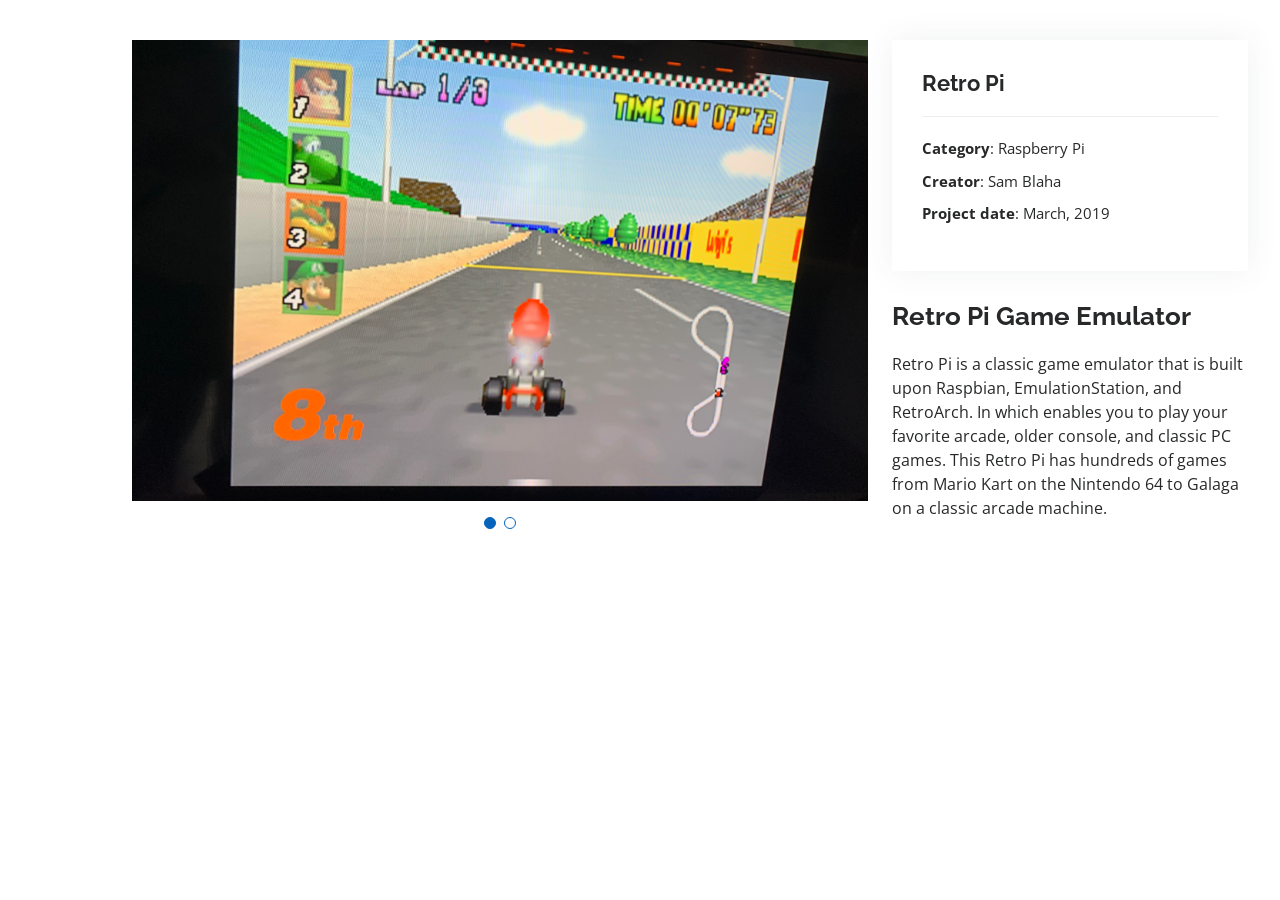
<file: portfolio-details - 1.html>
<!DOCTYPE html>
<html lang="en">

<head>
  <meta charset="utf-8">
  <meta content="width=device-width, initial-scale=1.0" name="viewport">

  <title>Portfolio Details - Personal Bootstrap Template</title>
  <meta content="" name="description">
  <meta content="" name="keywords">

  <!-- Favicons -->
  <link href="assets/img/SBLogo.png" rel="icon">
  <link href="assets/img/apple-touch-icon.png" rel="apple-touch-icon">

  <!-- Google Fonts -->
  <link href="https://fonts.googleapis.com/css?family=Open+Sans:300,300i,400,400i,600,600i,700,700i|Raleway:300,300i,400,400i,500,500i,600,600i,700,700i|Poppins:300,300i,400,400i,500,500i,600,600i,700,700i" rel="stylesheet">

  <!-- Vendor CSS Files -->
  <link href="assets/vendor/aos/aos.css" rel="stylesheet">
  <link href="assets/vendor/bootstrap/css/bootstrap.min.css" rel="stylesheet">
  <link href="assets/vendor/bootstrap-icons/bootstrap-icons.css" rel="stylesheet">
  <link href="assets/vendor/boxicons/css/boxicons.min.css" rel="stylesheet">
  <link href="assets/vendor/glightbox/css/glightbox.min.css" rel="stylesheet">
  <link href="assets/vendor/swiper/swiper-bundle.min.css" rel="stylesheet">

  <!-- Template Main CSS File -->
  <link href="assets/css/style.css" rel="stylesheet">

  <!-- =======================================================
  * Template Name: MyResume - v4.0.1
  * Template URL: https://bootstrapmade.com/free-html-bootstrap-template-my-resume/
  * Author: BootstrapMade.com
  * License: https://bootstrapmade.com/license/
  ======================================================== -->
</head>

<body>

  <main id="main">

    <!-- ======= Portfolio Details Section ======= -->
    <section id="portfolio-details" class="portfolio-details">
      <div class="container">

        <div class="row gy-4">

          <div class="col-lg-8">
            <div class="portfolio-details-slider swiper-container">
              <div class="swiper-wrapper align-items-center">

                <div class="swiper-slide">
                  <img src="assets/img\portfolio/retropi1.jpg" alt="">
                </div>

                <div class="swiper-slide">
                  <img src="assets/img\portfolio/retropi2.jpg" alt="">
                </div>

                

              </div>
              <div class="swiper-pagination"></div>
            </div>
          </div>

          <div class="col-lg-4">
            <div class="portfolio-info">
              <h3>Retro Pi</h3>
              <ul>
                <li><strong>Category</strong>: Raspberry Pi</li>
                <li><strong>Creator</strong>: Sam Blaha</li>
                <li><strong>Project date</strong>: March, 2019</li>
                
              </ul>
            </div>
            <div class="portfolio-description">
              <h2>Retro Pi Game Emulator</h2>
              <p>
                Retro Pi is a classic game emulator that is built upon Raspbian, EmulationStation, and RetroArch. In which enables you to play your favorite arcade, older console, and classic PC games. This Retro Pi has hundreds of games from Mario Kart on the Nintendo 64 to Galaga on a classic arcade machine.
              </p>
            </div>
          </div>

          

        </div>

      </div>


      

    </section><!-- End Portfolio Details Section -->

  </main><!-- End #main -->

  <div id="preloader"></div>
  <a href="#" class="back-to-top d-flex align-items-center justify-content-center"><i class="bi bi-arrow-up-short"></i></a>

  <!-- Vendor JS Files -->
  <script src="assets/vendor/aos/aos.js"></script>
  <script src="assets/vendor/bootstrap/js/bootstrap.bundle.min.js"></script>
  <script src="assets/vendor/glightbox/js/glightbox.min.js"></script>
  <script src="assets/vendor/isotope-layout/isotope.pkgd.min.js"></script>
  <script src="assets/vendor/php-email-form/validate.js"></script>
  <script src="assets/vendor/purecounter/purecounter.js"></script>
  <script src="assets/vendor/swiper/swiper-bundle.min.js"></script>
  <script src="assets/vendor/typed.js/typed.min.js"></script>
  <script src="assets/vendor/waypoints/noframework.waypoints.js"></script>

  <!-- Template Main JS File -->
  <script src="assets/js/main.js"></script>

</body>

</html>
</file>
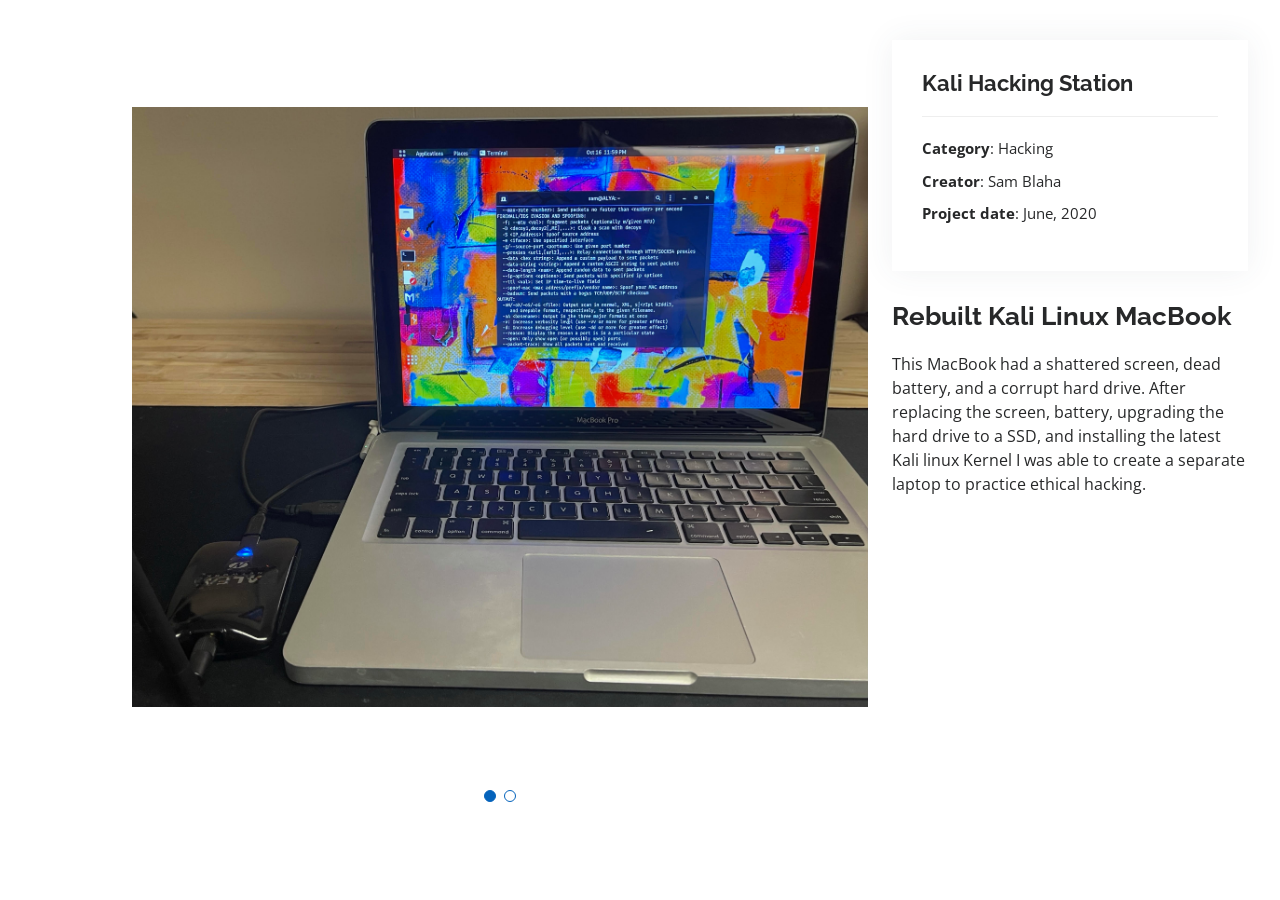
<file: portfolio-details - 3.html>
<!DOCTYPE html>
<html lang="en">

<head>
  <meta charset="utf-8">
  <meta content="width=device-width, initial-scale=1.0" name="viewport">

  <title>Portfolio Details - Personal Bootstrap Template</title>
  <meta content="" name="description">
  <meta content="" name="keywords">

  <!-- Favicons -->
  <link href="assets/img/SBLogo.png" rel="icon">
  <link href="assets/img/apple-touch-icon.png" rel="apple-touch-icon">

  <!-- Google Fonts -->
  <link href="https://fonts.googleapis.com/css?family=Open+Sans:300,300i,400,400i,600,600i,700,700i|Raleway:300,300i,400,400i,500,500i,600,600i,700,700i|Poppins:300,300i,400,400i,500,500i,600,600i,700,700i" rel="stylesheet">

  <!-- Vendor CSS Files -->
  <link href="assets/vendor/aos/aos.css" rel="stylesheet">
  <link href="assets/vendor/bootstrap/css/bootstrap.min.css" rel="stylesheet">
  <link href="assets/vendor/bootstrap-icons/bootstrap-icons.css" rel="stylesheet">
  <link href="assets/vendor/boxicons/css/boxicons.min.css" rel="stylesheet">
  <link href="assets/vendor/glightbox/css/glightbox.min.css" rel="stylesheet">
  <link href="assets/vendor/swiper/swiper-bundle.min.css" rel="stylesheet">

  <!-- Template Main CSS File -->
  <link href="assets/css/style.css" rel="stylesheet">

  <!-- =======================================================
  * Template Name: MyResume - v4.0.1
  * Template URL: https://bootstrapmade.com/free-html-bootstrap-template-my-resume/
  * Author: BootstrapMade.com
  * License: https://bootstrapmade.com/license/
  ======================================================== -->
</head>

<body>

  <main id="main">

    <!-- ======= Portfolio Details Section ======= -->
    <section id="portfolio-details" class="portfolio-details">
      <div class="container">

        <div class="row gy-4">

          <div class="col-lg-8">
            <div class="portfolio-details-slider swiper-container">
              <div class="swiper-wrapper align-items-center">

                <div class="swiper-slide">
                  <img src="assets/img\portfolio/kalihackingmachine1.jpg" alt="">
                </div>

                <div class="swiper-slide">
                  <img src="assets/img\portfolio/kalihackingmachine.jpg" alt="">
                </div>

                

              </div>
              <div class="swiper-pagination"></div>
            </div>
          </div>

          <div class="col-lg-4">
            <div class="portfolio-info">
              <h3>Kali Hacking Station</h3>
              <ul>
                <li><strong>Category</strong>: Hacking</li>
                <li><strong>Creator</strong>: Sam Blaha</li>
                <li><strong>Project date</strong>: June, 2020</li>
                
              </ul>
            </div>
            <div class="portfolio-description">
              <h2>Rebuilt Kali Linux MacBook</h2>
              <p>This MacBook had a shattered screen, dead battery, and a corrupt hard drive. After replacing the screen, battery, upgrading the hard drive to a SSD, and installing the latest Kali linux Kernel I was able to create a separate laptop to practice ethical hacking. 
              </p>
            </div>
          </div>

          

        </div>

      </div>


      

    </section><!-- End Portfolio Details Section -->

  </main><!-- End #main -->

  <div id="preloader"></div>
  <a href="#" class="back-to-top d-flex align-items-center justify-content-center"><i class="bi bi-arrow-up-short"></i></a>

  <!-- Vendor JS Files -->
  <script src="assets/vendor/aos/aos.js"></script>
  <script src="assets/vendor/bootstrap/js/bootstrap.bundle.min.js"></script>
  <script src="assets/vendor/glightbox/js/glightbox.min.js"></script>
  <script src="assets/vendor/isotope-layout/isotope.pkgd.min.js"></script>
  <script src="assets/vendor/php-email-form/validate.js"></script>
  <script src="assets/vendor/purecounter/purecounter.js"></script>
  <script src="assets/vendor/swiper/swiper-bundle.min.js"></script>
  <script src="assets/vendor/typed.js/typed.min.js"></script>
  <script src="assets/vendor/waypoints/noframework.waypoints.js"></script>

  <!-- Template Main JS File -->
  <script src="assets/js/main.js"></script>

</body>

</html>
</file>
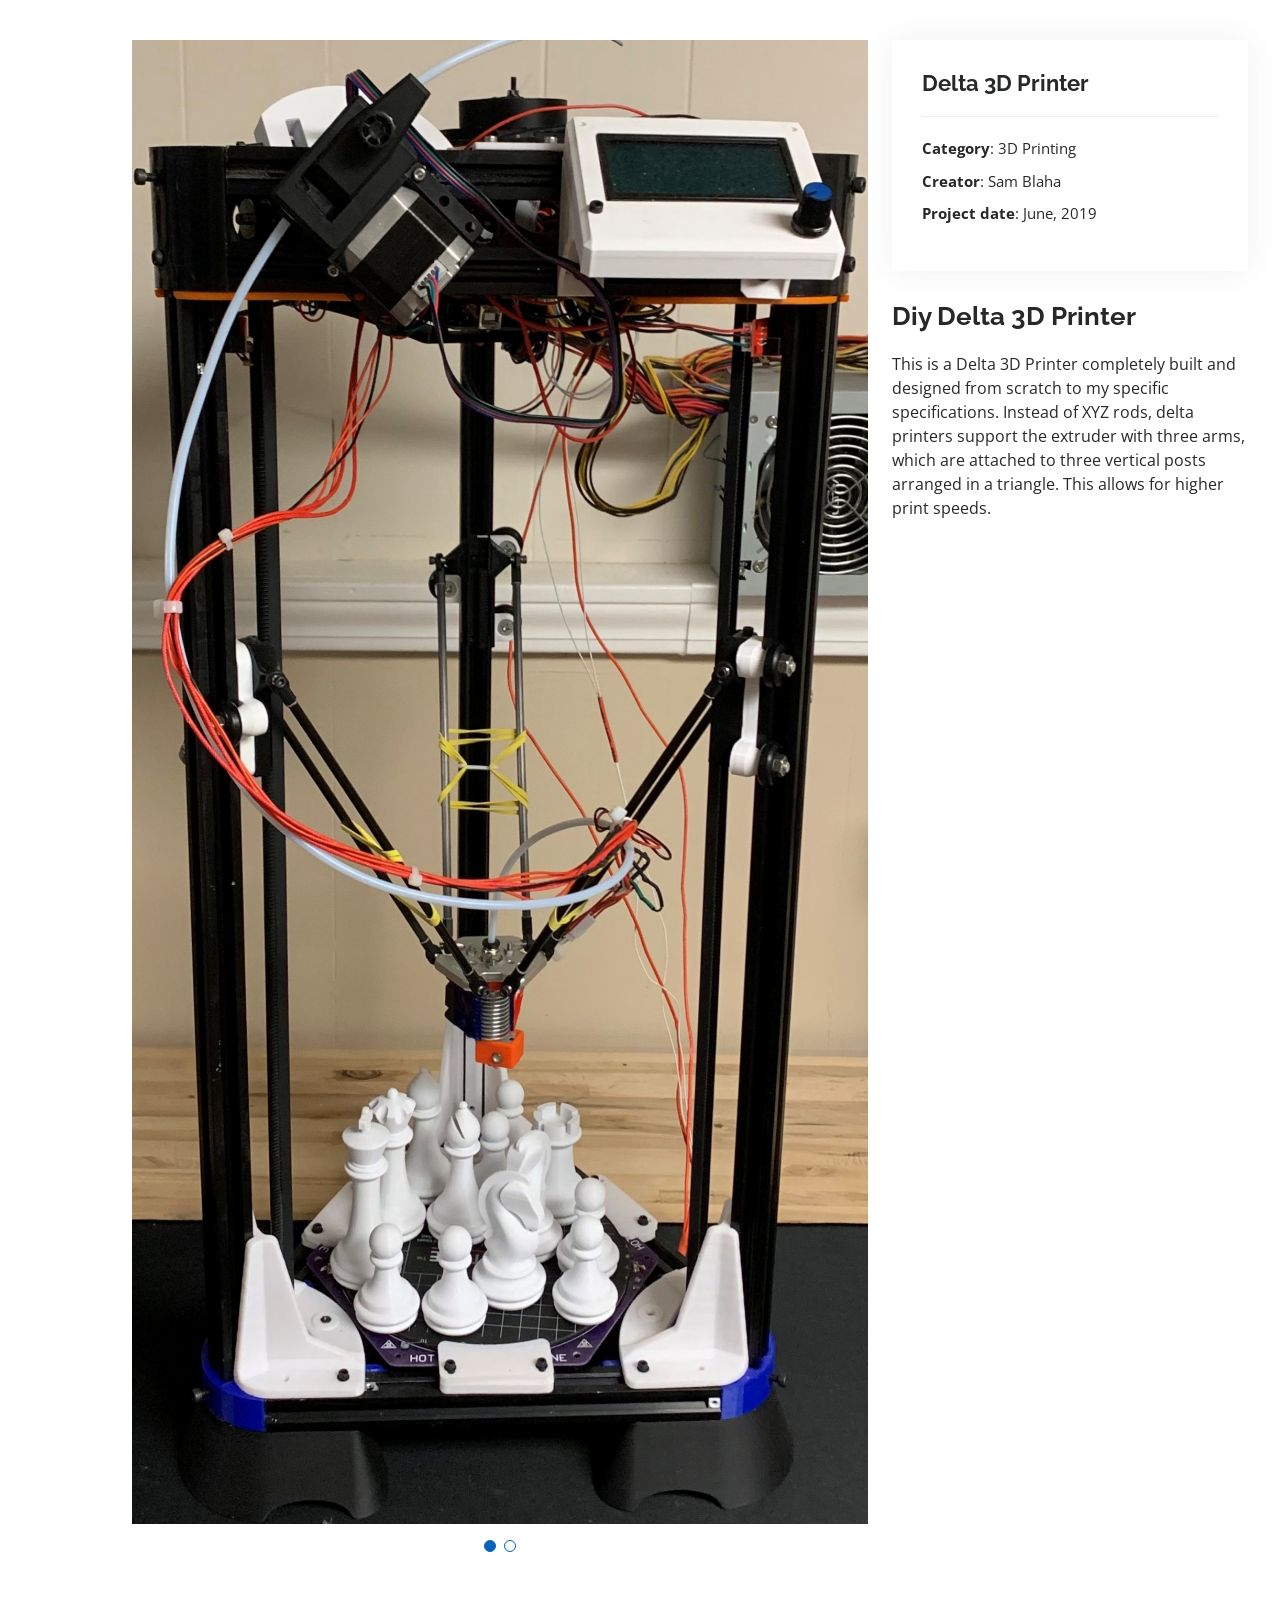
<file: portfolio-details - 4.html>
<!DOCTYPE html>
<html lang="en">

<head>
  <meta charset="utf-8">
  <meta content="width=device-width, initial-scale=1.0" name="viewport">

  <title>Portfolio Details - Personal Bootstrap Template</title>
  <meta content="" name="description">
  <meta content="" name="keywords">

  <!-- Favicons -->
  <link href="assets/img/SBLogo.png" rel="icon">
  <link href="assets/img/apple-touch-icon.png" rel="apple-touch-icon">

  <!-- Google Fonts -->
  <link href="https://fonts.googleapis.com/css?family=Open+Sans:300,300i,400,400i,600,600i,700,700i|Raleway:300,300i,400,400i,500,500i,600,600i,700,700i|Poppins:300,300i,400,400i,500,500i,600,600i,700,700i" rel="stylesheet">

  <!-- Vendor CSS Files -->
  <link href="assets/vendor/aos/aos.css" rel="stylesheet">
  <link href="assets/vendor/bootstrap/css/bootstrap.min.css" rel="stylesheet">
  <link href="assets/vendor/bootstrap-icons/bootstrap-icons.css" rel="stylesheet">
  <link href="assets/vendor/boxicons/css/boxicons.min.css" rel="stylesheet">
  <link href="assets/vendor/glightbox/css/glightbox.min.css" rel="stylesheet">
  <link href="assets/vendor/swiper/swiper-bundle.min.css" rel="stylesheet">

  <!-- Template Main CSS File -->
  <link href="assets/css/style.css" rel="stylesheet">

  <!-- =======================================================
  * Template Name: MyResume - v4.0.1
  * Template URL: https://bootstrapmade.com/free-html-bootstrap-template-my-resume/
  * Author: BootstrapMade.com
  * License: https://bootstrapmade.com/license/
  ======================================================== -->
</head>

<body>

  <main id="main">

    <!-- ======= Portfolio Details Section ======= -->
    <section id="portfolio-details" class="portfolio-details">
      <div class="container">

        <div class="row gy-4">

          <div class="col-lg-8">
            <div class="portfolio-details-slider swiper-container">
              <div class="swiper-wrapper align-items-center">

                <div class="swiper-slide">
                  <img src="assets/img/portfolio/delta3dprinter1.jpg" alt="">
                </div>

                <div class="swiper-slide">
                  <img src="assets/img/portfolio/delta3dprinter.jpg" alt="">
                </div>

                

              </div>
              <div class="swiper-pagination"></div>
            </div>
          </div>

          <div class="col-lg-4">
            <div class="portfolio-info">
              <h3>Delta 3D Printer</h3>
              <ul>
                <li><strong>Category</strong>: 3D Printing</li>
                <li><strong>Creator</strong>: Sam Blaha</li>
                <li><strong>Project date</strong>: June, 2019</li>
                
              </ul>
            </div>
            <div class="portfolio-description">
              <h2>Diy Delta 3D Printer</h2>
              <p>This is a Delta 3D Printer completely built and designed from scratch to my specific specifications. Instead of XYZ rods, delta printers support the extruder with three arms, which are attached to three vertical posts arranged in a triangle. This allows for higher print speeds.
              </p>
            </div>
          </div>

          

        </div>

      </div>


      

    </section><!-- End Portfolio Details Section -->

  </main><!-- End #main -->

  <div id="preloader"></div>
  <a href="#" class="back-to-top d-flex align-items-center justify-content-center"><i class="bi bi-arrow-up-short"></i></a>

  <!-- Vendor JS Files -->
  <script src="assets/vendor/aos/aos.js"></script>
  <script src="assets/vendor/bootstrap/js/bootstrap.bundle.min.js"></script>
  <script src="assets/vendor/glightbox/js/glightbox.min.js"></script>
  <script src="assets/vendor/isotope-layout/isotope.pkgd.min.js"></script>
  <script src="assets/vendor/php-email-form/validate.js"></script>
  <script src="assets/vendor/purecounter/purecounter.js"></script>
  <script src="assets/vendor/swiper/swiper-bundle.min.js"></script>
  <script src="assets/vendor/typed.js/typed.min.js"></script>
  <script src="assets/vendor/waypoints/noframework.waypoints.js"></script>

  <!-- Template Main JS File -->
  <script src="assets/js/main.js"></script>

</body>

</html>
</file>
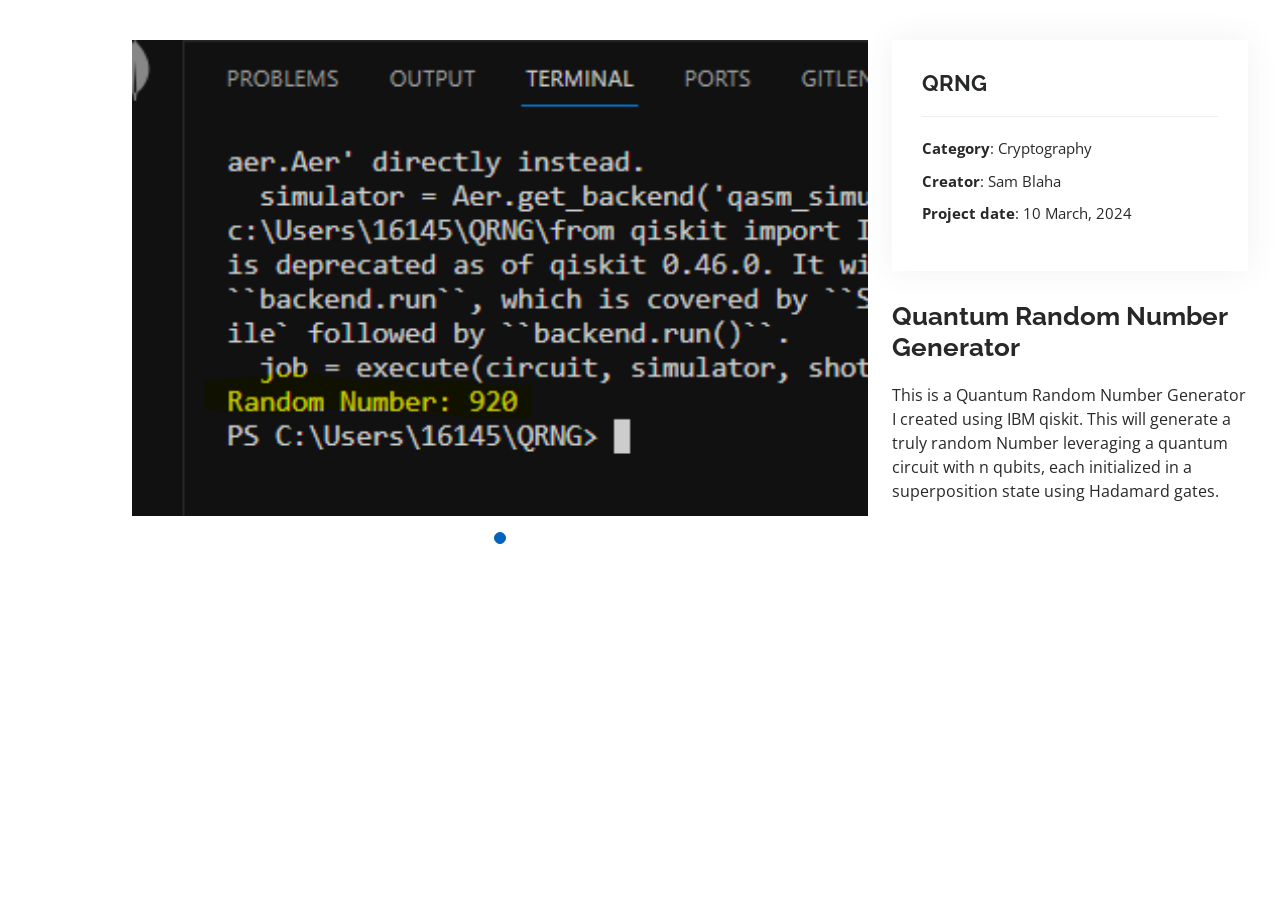
<file: portfolio-details - 5.html>
<!DOCTYPE html>
<html lang="en">

<head>
  <meta charset="utf-8">
  <meta content="width=device-width, initial-scale=1.0" name="viewport">

  <title>Portfolio Details - Personal Bootstrap Template</title>
  <meta content="" name="description">
  <meta content="" name="keywords">

  <!-- Favicons -->
  <link href="assets/img/SBLogo.png" rel="icon">
  <link href="assets/img/apple-touch-icon.png" rel="apple-touch-icon">

  <!-- Google Fonts -->
  <link href="https://fonts.googleapis.com/css?family=Open+Sans:300,300i,400,400i,600,600i,700,700i|Raleway:300,300i,400,400i,500,500i,600,600i,700,700i|Poppins:300,300i,400,400i,500,500i,600,600i,700,700i" rel="stylesheet">

  <!-- Vendor CSS Files -->
  <link href="assets/vendor/aos/aos.css" rel="stylesheet">
  <link href="assets/vendor/bootstrap/css/bootstrap.min.css" rel="stylesheet">
  <link href="assets/vendor/bootstrap-icons/bootstrap-icons.css" rel="stylesheet">
  <link href="assets/vendor/boxicons/css/boxicons.min.css" rel="stylesheet">
  <link href="assets/vendor/glightbox/css/glightbox.min.css" rel="stylesheet">
  <link href="assets/vendor/swiper/swiper-bundle.min.css" rel="stylesheet">

  <!-- Template Main CSS File -->
  <link href="assets/css/style.css" rel="stylesheet">

  <!-- =======================================================
  * Template Name: MyResume - v4.0.1
  * Template URL: https://bootstrapmade.com/free-html-bootstrap-template-my-resume/
  * Author: BootstrapMade.com
  * License: https://bootstrapmade.com/license/
  ======================================================== -->
</head>

<body>

  <main id="main">

    <!-- ======= Portfolio Details Section ======= -->
    <section id="portfolio-details" class="portfolio-details">
      <div class="container">

        <div class="row gy-4">

          <div class="col-lg-8">
            <div class="portfolio-details-slider swiper-container">
              <div class="swiper-wrapper align-items-center">

                <div class="swiper-slide">
                  <img src="assets/img/portfolio/QRNG.png" alt="">
                </div>


                

              </div>
              <div class="swiper-pagination"></div>
            </div>
          </div>

          <div class="col-lg-4">
            <div class="portfolio-info">
              <h3>QRNG</h3>
              <ul>
                <li><strong>Category</strong>: Cryptography</li>
                <li><strong>Creator</strong>: Sam Blaha</li>
                <li><strong>Project date</strong>: 10 March, 2024</li>
                
              </ul>
            </div>
            <div class="portfolio-description">
              <h2>Quantum Random Number Generator</h2>
              <p>
                This is a Quantum Random Number Generator I created using IBM qiskit. This will generate a truly random Number leveraging a quantum circuit with n qubits, each initialized in a superposition state using Hadamard gates.
              </p>
            </div>
          </div>

          

        </div>

      </div>


      

    </section><!-- End Portfolio Details Section -->

  </main><!-- End #main -->

  <div id="preloader"></div>
  <a href="#" class="back-to-top d-flex align-items-center justify-content-center"><i class="bi bi-arrow-up-short"></i></a>

  <!-- Vendor JS Files -->
  <script src="assets/vendor/aos/aos.js"></script>
  <script src="assets/vendor/bootstrap/js/bootstrap.bundle.min.js"></script>
  <script src="assets/vendor/glightbox/js/glightbox.min.js"></script>
  <script src="assets/vendor/isotope-layout/isotope.pkgd.min.js"></script>
  <script src="assets/vendor/php-email-form/validate.js"></script>
  <script src="assets/vendor/purecounter/purecounter.js"></script>
  <script src="assets/vendor/swiper/swiper-bundle.min.js"></script>
  <script src="assets/vendor/typed.js/typed.min.js"></script>
  <script src="assets/vendor/waypoints/noframework.waypoints.js"></script>

  <!-- Template Main JS File -->
  <script src="assets/js/main.js"></script>

</body>

</html>
</file>
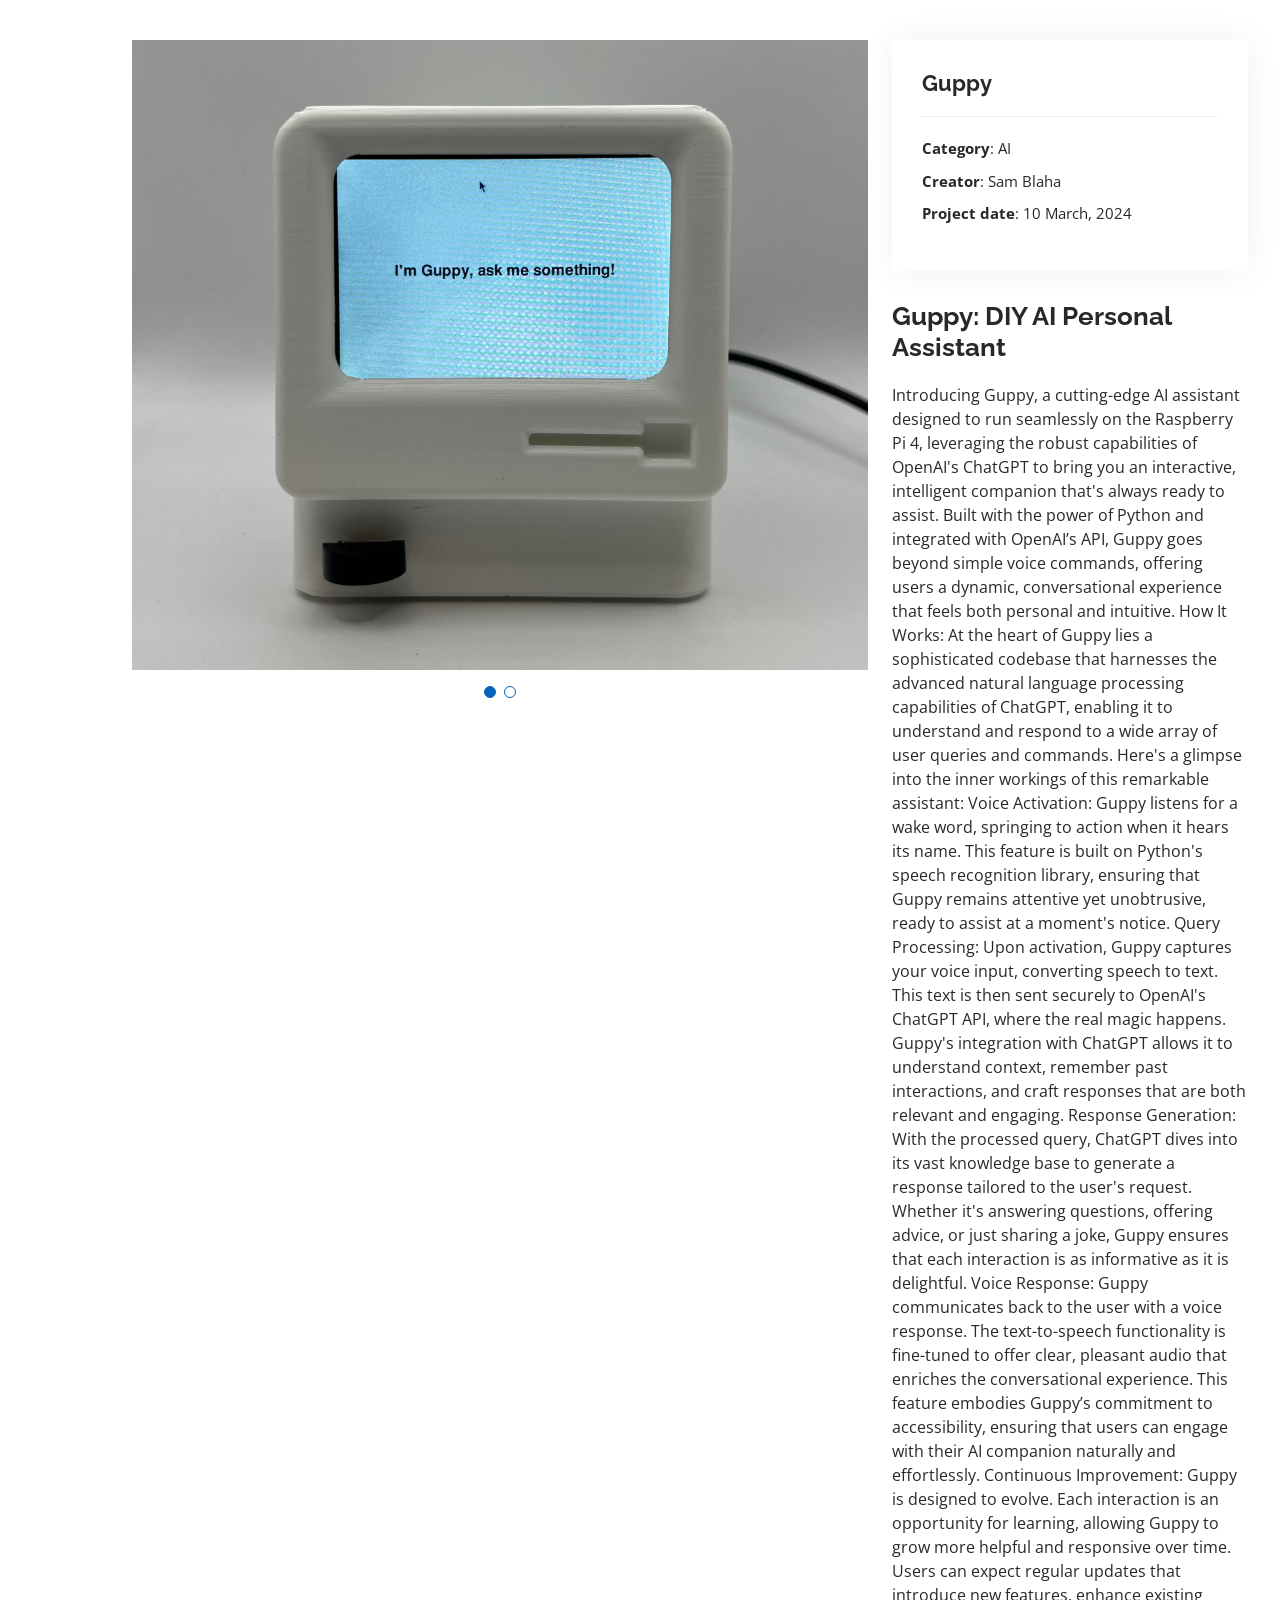
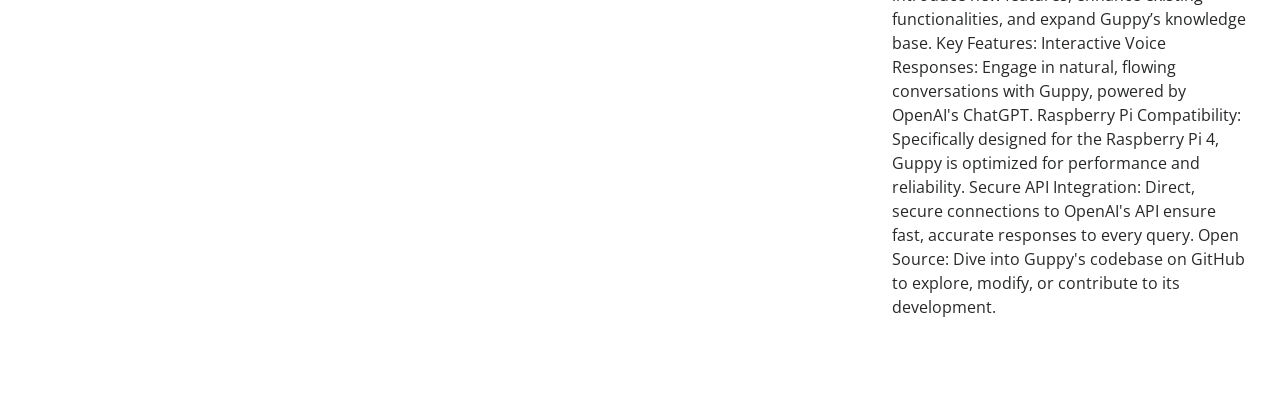
<file: portfolio-details - 6.html>
<!DOCTYPE html>
<html lang="en">

<head>
  <meta charset="utf-8">
  <meta content="width=device-width, initial-scale=1.0" name="viewport">

  <title>Portfolio Details - Personal Bootstrap Template</title>
  <meta content="" name="description">
  <meta content="" name="keywords">

  <!-- Favicons -->
  <link href="assets/img/SBLogo.png" rel="icon">
  <link href="assets/img/apple-touch-icon.png" rel="apple-touch-icon">

  <!-- Google Fonts -->
  <link href="https://fonts.googleapis.com/css?family=Open+Sans:300,300i,400,400i,600,600i,700,700i|Raleway:300,300i,400,400i,500,500i,600,600i,700,700i|Poppins:300,300i,400,400i,500,500i,600,600i,700,700i" rel="stylesheet">

  <!-- Vendor CSS Files -->
  <link href="assets/vendor/aos/aos.css" rel="stylesheet">
  <link href="assets/vendor/bootstrap/css/bootstrap.min.css" rel="stylesheet">
  <link href="assets/vendor/bootstrap-icons/bootstrap-icons.css" rel="stylesheet">
  <link href="assets/vendor/boxicons/css/boxicons.min.css" rel="stylesheet">
  <link href="assets/vendor/glightbox/css/glightbox.min.css" rel="stylesheet">
  <link href="assets/vendor/swiper/swiper-bundle.min.css" rel="stylesheet">

  <!-- Template Main CSS File -->
  <link href="assets/css/style.css" rel="stylesheet">

  <!-- =======================================================
  * Template Name: MyResume - v4.0.1
  * Template URL: https://bootstrapmade.com/free-html-bootstrap-template-my-resume/
  * Author: BootstrapMade.com
  * License: https://bootstrapmade.com/license/
  ======================================================== -->
</head>

<body>

  <main id="main">

    <!-- ======= Portfolio Details Section ======= -->
    <section id="portfolio-details" class="portfolio-details">
      <div class="container">

        <div class="row gy-4">

          <div class="col-lg-8">
            <div class="portfolio-details-slider swiper-container">
              <div class="swiper-wrapper align-items-center">

                <div class="swiper-slide">
                  <img src="assets/img/portfolio/Guppy.jpg" alt="">
                </div>

                <div class="swiper-slide">
                  <iframe width="560" height="315" src="https://www.youtube.com/watch?v=KmQURULSKZY" frameborder="0" allow="accelerometer; autoplay; clipboard-write; encrypted-media; gyroscope; picture-in-picture" allowfullscreen></iframe>
                </div>
          
                

              </div>
              <div class="swiper-pagination"></div>
            </div>
          </div>

          <div class="col-lg-4">
            <div class="portfolio-info">
              <h3>Guppy</h3>
              <ul>
                <li><strong>Category</strong>: AI</li>
                <li><strong>Creator</strong>: Sam Blaha</li>
                <li><strong>Project date</strong>: 10 March, 2024</li>
                
              </ul>
            </div>
            <div class="portfolio-description">
              <h2>Guppy: DIY AI Personal Assistant</h2>
              <p>
                Introducing Guppy, a cutting-edge AI assistant designed to run seamlessly on the Raspberry Pi 4, leveraging the robust capabilities of OpenAI's ChatGPT to bring you an interactive, intelligent companion that's always ready to assist. Built with the power of Python and integrated with OpenAI’s API, Guppy goes beyond simple voice commands, offering users a dynamic, conversational experience that feels both personal and intuitive.
                How It Works:
                At the heart of Guppy lies a sophisticated codebase that harnesses the advanced natural language processing capabilities of ChatGPT, enabling it to understand and respond to a wide array of user queries and commands. Here's a glimpse into the inner workings of this remarkable assistant:
                Voice Activation: Guppy listens for a wake word, springing to action when it hears its name. This feature is built on Python's speech recognition library, ensuring that Guppy remains attentive yet unobtrusive, ready to assist at a moment's notice.
                Query Processing: Upon activation, Guppy captures your voice input, converting speech to text. This text is then sent securely to OpenAI's ChatGPT API, where the real magic happens. Guppy's integration with ChatGPT allows it to understand context, remember past interactions, and craft responses that are both relevant and engaging.
                Response Generation: With the processed query, ChatGPT dives into its vast knowledge base to generate a response tailored to the user's request. Whether it's answering questions, offering advice, or just sharing a joke, Guppy ensures that each interaction is as informative as it is delightful.
                Voice Response: Guppy communicates back to the user with a voice response. The text-to-speech functionality is fine-tuned to offer clear, pleasant audio that enriches the conversational experience. This feature embodies Guppy’s commitment to accessibility, ensuring that users can engage with their AI companion naturally and effortlessly.
                Continuous Improvement: Guppy is designed to evolve. Each interaction is an opportunity for learning, allowing Guppy to grow more helpful and responsive over time. Users can expect regular updates that introduce new features, enhance existing functionalities, and expand Guppy’s knowledge base.
                Key Features:
                Interactive Voice Responses: Engage in natural, flowing conversations with Guppy, powered by OpenAI's ChatGPT.
                Raspberry Pi Compatibility: Specifically designed for the Raspberry Pi 4, Guppy is optimized for performance and reliability.
                Secure API Integration: Direct, secure connections to OpenAI's API ensure fast, accurate responses to every query.
                Open Source: Dive into Guppy's codebase on GitHub to explore, modify, or contribute to its development.
              </p>
            </div>
          </div>

          

        </div>

      </div>


      

    </section><!-- End Portfolio Details Section -->

  </main><!-- End #main -->

  <div id="preloader"></div>
  <a href="#" class="back-to-top d-flex align-items-center justify-content-center"><i class="bi bi-arrow-up-short"></i></a>

  <!-- Vendor JS Files -->
  <script src="assets/vendor/aos/aos.js"></script>
  <script src="assets/vendor/bootstrap/js/bootstrap.bundle.min.js"></script>
  <script src="assets/vendor/glightbox/js/glightbox.min.js"></script>
  <script src="assets/vendor/isotope-layout/isotope.pkgd.min.js"></script>
  <script src="assets/vendor/php-email-form/validate.js"></script>
  <script src="assets/vendor/purecounter/purecounter.js"></script>
  <script src="assets/vendor/swiper/swiper-bundle.min.js"></script>
  <script src="assets/vendor/typed.js/typed.min.js"></script>
  <script src="assets/vendor/waypoints/noframework.waypoints.js"></script>

  <!-- Template Main JS File -->
  <script src="assets/js/main.js"></script>

</body>

</html>
</file>
<file: assets/css/style.css>
/**
* Template Name: MyResume - v4.0.1
* Template URL: https://bootstrapmade.com/free-html-bootstrap-template-my-resume/
* Author: BootstrapMade.com
* License: https://bootstrapmade.com/license/
*/

/*--------------------------------------------------------------
# General
--------------------------------------------------------------*/
body {
  font-family: "Open Sans", sans-serif;
  color: #272829;
}

a {
  color: #0563bb;
  text-decoration: none;
}

a:hover {
  color: #067ded;
  text-decoration: none;
}

h1, h2, h3, h4, h5, h6 {
  font-family: "Raleway", sans-serif;
}

ul.two-column {
  columns: 2;
  -webkit-columns: 2;
  -moz-columns: 2;
}

/*--------------------------------------------------------------
# Back to top button
--------------------------------------------------------------*/
.back-to-top {
  position: fixed;
  visibility: hidden;
  opacity: 0;
  right: 15px;
  bottom: 15px;
  z-index: 996;
  background: #E96D5E;
  width: 40px;
  height: 40px;
  border-radius: 50px;
  transition: all 0.4s;
}

.back-to-top i {
  font-size: 28px;
  color: #fff;
  line-height: 0;
}

.back-to-top:hover {
  background: #E96D5E;
  color: #fff;
}

.back-to-top.active {
  visibility: visible;
  opacity: 1;
}

/*--------------------------------------------------------------
# Preloader
--------------------------------------------------------------*/
#preloader {
  position: fixed;
  top: 0;
  left: 0;
  right: 0;
  bottom: 0;
  z-index: 9999;
  overflow: hidden;
  background: #fff;
}

#preloader:before {
  content: "";
  position: fixed;
  top: calc(50% - 30px);
  left: calc(50% - 30px);
  border: 6px solid #0563bb;
  border-top-color: #fff;
  border-bottom-color: #fff;
  border-radius: 50%;
  width: 60px;
  height: 60px;
  -webkit-animation: animate-preloader 1s linear infinite;
  animation: animate-preloader 1s linear infinite;
}

@-webkit-keyframes animate-preloader {
  0% {
    transform: rotate(0deg);
  }
  100% {
    transform: rotate(360deg);
  }
}

@keyframes animate-preloader {
  0% {
    transform: rotate(0deg);
  }
  100% {
    transform: rotate(360deg);
  }
}

/*--------------------------------------------------------------
# Disable aos animation delay on mobile devices
--------------------------------------------------------------*/
@media screen and (max-width: 768px) {
  [data-aos-delay] {
    transition-delay: 0 !important;
  }
}

/*--------------------------------------------------------------
# Header
--------------------------------------------------------------*/
#header {
  position: fixed;
  top: 0;
  left: 0;
  bottom: 0;
  z-index: 9997;
  transition: all 0.5s;
  padding: 15px;
  overflow-y: auto;
}

@media (max-width: 992px) {
  #header {
    width: 300px;
    background: #fff;
    border-right: 1px solid #e6e9ec;
    left: -300px;
  }
}

@media (min-width: 992px) {
  #main {
    margin-left: 100px;
  }
}

/*--------------------------------------------------------------
# Navigation Menu
--------------------------------------------------------------*/
/**
* Desktop Navigation 
*/
.nav-menu {
  padding: 0;
  display: block;
}

.nav-menu * {
  margin: 0;
  padding: 0;
  list-style: none;
}

.nav-menu > ul > li {
  position: relative;
  white-space: nowrap;
}

.nav-menu a {
  display: flex;
  align-items: center;
  color: #45505b;
  padding: 10px 18px;
  margin-bottom: 8px;
  transition: 0.3s;
  font-size: 15px;
  border-radius: 50px;
  background: #f2f3f5;
  height: 56px;
  width: 100%;
  overflow: hidden;
  transition: 0.3s;
}

.nav-menu a i {
  font-size: 20px;
}

.nav-menu a span {
  padding: 0 5px 0 7px;
  color: #45505b;
}

@media (min-width: 992px) {
  .nav-menu a {
    width: 56px;
  }
  .nav-menu a span {
    display: none;
    color: #fff;
  }
}

.nav-menu a:hover, .nav-menu .active, .nav-menu li:hover > a {
  color: #fff;
  background: #E96D5E;
}

.nav-menu a:hover span, .nav-menu .active span, .nav-menu li:hover > a span {
  color: #fff;
}

.nav-menu a:hover, .nav-menu li:hover > a {
  width: 100%;
  color: #fff;
}

.nav-menu a:hover span, .nav-menu li:hover > a span {
  display: block;
}

/**
* Mobile Navigation 
*/
.mobile-nav-toggle {
  position: fixed;
  right: 10px;
  top: 10px;
  z-index: 9998;
  border: 0;
  background: none;
  font-size: 28px;
  transition: all 0.4s;
  outline: none !important;
  line-height: 0;
  cursor: pointer;
  border-radius: 50px;
  padding: 5px;
}

.mobile-nav-toggle i {
  color: #45505b;
}

.mobile-nav-active {
  overflow: hidden;
}

.mobile-nav-active #header {
  left: 0;
}

.mobile-nav-active .mobile-nav-toggle {
  color: #fff;
  background-color: #0563bb;
}

/*--------------------------------------------------------------
# Hero Section
--------------------------------------------------------------*/
#hero {
  width: 100%;
  height: 100vh;
  background: url("../img/sam hero 6.jpg") top right no-repeat;
  background-size: cover;
  position: relative;
}

@media (min-width: 992px) {
  #hero {
    padding-left: 160px;
  }
}

#hero:before {
  content: "";
  background: rgba(255, 255, 255, 0.8);
  position: absolute;
  bottom: 0;
  top: 0;
  left: 0;
  right: 0;
}

#hero h1 {
  margin: 0;
  font-size: 64px;
  font-weight: 700;
  line-height: 56px;
  color: #45505b;
}

#hero p {
  color: #45505b;
  margin: 15px 0 0 0;
  font-size: 26px;
  font-family: "Poppins", sans-serif;
}

#hero p span {
  color:#E96D5E;
  letter-spacing: 1px;
}

#hero .social-links {
  margin-top: 30px;
}

#hero .social-links a {
  font-size: 24px;
  display: inline-block;
  color: #45505b;
  line-height: 1;
  margin-right: 20px;
  transition: 0.3s;
}

#hero .social-links a:hover {
  color:#E96D5E;
}

@media (max-width: 992px) {
  #hero {
    text-align: center;
  }
  #hero h1 {
    font-size: 32px;
    line-height: 36px;
  }
  #hero p {
    margin-top: 10px;
    font-size: 20px;
    line-height: 24px;
  }
}

/*--------------------------------------------------------------
# Sections General
--------------------------------------------------------------*/
section {
  padding: 60px 0;
  overflow: hidden;
}

.section-title {
  text-align: center;
  padding-bottom: 30px;
}

.section-title h2 {
  font-size: 32px;
  font-weight: bold;
  text-transform: uppercase;
  margin-bottom: 20px;
  padding-bottom: 20px;
  position: relative;
  color: #45505b;
}

.section-title h2::before {
  content: '';
  position: absolute;
  display: block;
  width: 120px;
  height: 1px;
  background: #ddd;
  bottom: 1px;
  left: calc(50% - 60px);
}

.section-title h2::after {
  content: '';
  position: absolute;
  display: block;
  width: 40px;
  height: 3px;
  background: #E96D5E;
  bottom: 0;
  left: calc(50% - 20px);
}

.section-title p {
  margin-bottom: 0;
}

/*--------------------------------------------------------------
# About
--------------------------------------------------------------*/
.about .content h3 {
  font-weight: 700;
  font-size: 26px;
  color: #E96D5E;
}

.about .content ul {
  list-style: none;
  padding: 0;
}

.about .content ul li {
  margin-bottom: 20px;
  display: flex;
  align-items: center;
}

.about .content ul strong {
  margin-right: 10px;
}

.about .content ul i {
  font-size: 16px;
  margin-right: 5px;
  color: #E96D5E;
  line-height: 0;
}

.about .content p:last-child {
  margin-bottom: 0;
}

/*--------------------------------------------------------------
# Facts
--------------------------------------------------------------*/
.facts .count-box {
  padding: 30px 30px 25px 30px;
  margin-top: 30px;
  width: 100%;
  position: relative;
  text-align: center;
  background: #fff;
}

.facts .count-box i {
  position: absolute;
  top: -25px;
  left: 50%;
  transform: translateX(-50%);
  font-size: 24px;
  background: #0563bb;
  color: #fff;
  border-radius: 50px;
  display: inline-flex;
  align-items: center;
  justify-content: center;
  width: 48px;
  height: 48px;
}

.facts .count-box span {
  font-size: 36px;
  display: block;
  font-weight: 600;
  color: #011426;
}

.facts .count-box p {
  padding: 0;
  margin: 0;
  font-family: "Raleway", sans-serif;
  font-size: 14px;
}

/*--------------------------------------------------------------
# Akills
--------------------------------------------------------------*/
.skills .progress {
  height: 60px;
  display: block;
  background: none;
  border-radius: 0;
}

.skills .progress .skill {
  padding: 10px 0;
  margin: 0;
  text-transform: uppercase;
  display: block;
  font-weight: 600;
  font-family: "Poppins", sans-serif;
  color: #45505b;
}

.skills .progress .skill .val {
  float: right;
  font-style: normal;
}

.skills .progress-bar-wrap {
  background: #f2f3f5;
}

.skills .progress-bar {
  width: 1px;
  height: 10px;
  transition: .9s;
  background-color: #E96D5E;
}

/*--------------------------------------------------------------
# Resume
--------------------------------------------------------------*/
.resume .resume-title {
  font-size: 26px;
  font-weight: 700;
  margin-top: 20px;
  margin-bottom: 20px;
  color: #45505b;
}

.resume .resume-item {
  padding: 0 0 20px 20px;
  margin-top: -2px;
  border-left: 2px solid #C26F65;
  position: relative;
}

.resume .resume-item h4 {
  line-height: 18px;
  font-size: 18px;
  font-weight: 600;
  text-transform: uppercase;
  font-family: "Poppins", sans-serif;
  color: #C26F65;
  margin-bottom: 10px;
}

.resume .resume-item h5 {
  font-size: 16px;
  background: #f7f8f9;
  padding: 5px 15px;
  display: inline-block;
  font-weight: 600;
  margin-bottom: 10px;
}

.resume .resume-item ul {
  padding-left: 20px;
}

.resume .resume-item ul li {
  padding-bottom: 10px;
}

.resume .resume-item:last-child {
  padding-bottom: 0;
}

.resume .resume-item::before {
  content: "";
  position: absolute;
  width: 16px;
  height: 16px;
  border-radius: 50px;
  left: -9px;
  top: 0;
  background: #fff;
  border: 2px solid #C26F65;
}

/*--------------------------------------------------------------
# Portfolio
--------------------------------------------------------------*/
.portfolio .portfolio-item {
  margin-bottom: 30px;
}

.portfolio #portfolio-flters {
  padding: 0;
  margin: 0 auto 25px auto;
  list-style: none;
  text-align: center;
  background: #fff;
  border-radius: 50px;
  padding: 2px 15px;
}

.portfolio #portfolio-flters li {
  cursor: pointer;
  display: inline-block;
  padding: 10px 15px;
  font-size: 14px;
  font-weight: 600;
  line-height: 1;
  text-transform: uppercase;
  color: #272829;
  margin-bottom: 5px;
  transition: all 0.3s ease-in-out;
}

.portfolio #portfolio-flters li:hover, .portfolio #portfolio-flters li.filter-active {
  color: #0563bb;
}

.portfolio #portfolio-flters li:last-child {
  margin-right: 0;
}

.portfolio .portfolio-wrap {
  transition: 0.3s;
  position: relative;
  overflow: hidden;
  z-index: 1;
  background: rgba(69, 80, 91, 0.8);
}

.portfolio .portfolio-wrap::before {
  content: "";
  background: rgba(255, 255, 255, 0.7);
  position: absolute;
  left: 30px;
  right: 30px;
  top: 30px;
  bottom: 30px;
  transition: all ease-in-out 0.3s;
  z-index: 2;
  opacity: 0;
}

.portfolio .portfolio-wrap .portfolio-info {
  opacity: 0;
  position: absolute;
  top: 0;
  left: 0;
  right: 0;
  bottom: 0;
  text-align: center;
  z-index: 3;
  transition: all ease-in-out 0.3s;
  display: flex;
  flex-direction: column;
  justify-content: center;
  align-items: center;
}

.portfolio .portfolio-wrap .portfolio-info::before {
  display: block;
  content: "";
  width: 48px;
  height: 48px;
  position: absolute;
  top: 35px;
  left: 35px;
  border-top: 3px solid #d7dce1;
  border-left: 3px solid #d7dce1;
  transition: all 0.5s ease 0s;
  z-index: 9994;
}

.portfolio .portfolio-wrap .portfolio-info::after {
  display: block;
  content: "";
  width: 48px;
  height: 48px;
  position: absolute;
  bottom: 35px;
  right: 35px;
  border-bottom: 3px solid #d7dce1;
  border-right: 3px solid #d7dce1;
  transition: all 0.5s ease 0s;
  z-index: 9994;
}

.portfolio .portfolio-wrap .portfolio-info h4 {
  font-size: 20px;
  color: #45505b;
  font-weight: 600;
}

.portfolio .portfolio-wrap .portfolio-info p {
  color: #45505b;
  font-size: 14px;
  text-transform: uppercase;
  padding: 0;
  margin: 0;
}

.portfolio .portfolio-wrap .portfolio-links {
  text-align: center;
  z-index: 4;
}

.portfolio .portfolio-wrap .portfolio-links a {
  color: #45505b;
  margin: 0 2px;
  font-size: 28px;
  display: inline-block;
  transition: 0.3s;
}

.portfolio .portfolio-wrap .portfolio-links a:hover {
  color: #148af9;
}

.portfolio .portfolio-wrap:hover::before {
  top: 0;
  left: 0;
  right: 0;
  bottom: 0;
  opacity: 1;
}

.portfolio .portfolio-wrap:hover .portfolio-info {
  opacity: 1;
}

.portfolio .portfolio-wrap:hover .portfolio-info::before {
  top: 15px;
  left: 15px;
}

.portfolio .portfolio-wrap:hover .portfolio-info::after {
  bottom: 15px;
  right: 15px;
}

/*--------------------------------------------------------------
# Portfolio Details
--------------------------------------------------------------*/
.portfolio-details {
  padding-top: 40px;
}

.portfolio-details .portfolio-details-slider img {
  width: 100%;
}

.portfolio-details .portfolio-details-slider .swiper-pagination {
  margin-top: 20px;
  position: relative;
}

.portfolio-details .portfolio-details-slider .swiper-pagination .swiper-pagination-bullet {
  width: 12px;
  height: 12px;
  background-color: #fff;
  opacity: 1;
  border: 1px solid #0563bb;
}

.portfolio-details .portfolio-details-slider .swiper-pagination .swiper-pagination-bullet-active {
  background-color: #0563bb;
}

.portfolio-details .portfolio-info {
  padding: 30px;
  box-shadow: 0px 0 30px rgba(69, 80, 91, 0.08);
}

.portfolio-details .portfolio-info h3 {
  font-size: 22px;
  font-weight: 700;
  margin-bottom: 20px;
  padding-bottom: 20px;
  border-bottom: 1px solid #eee;
}

.portfolio-details .portfolio-info ul {
  list-style: none;
  padding: 0;
  font-size: 15px;
}

.portfolio-details .portfolio-info ul li + li {
  margin-top: 10px;
}

.portfolio-details .portfolio-description {
  padding-top: 30px;
}

.portfolio-details .portfolio-description h2 {
  font-size: 26px;
  font-weight: 700;
  margin-bottom: 20px;
}

.portfolio-details .portfolio-description p {
  padding: 0;
}

/*--------------------------------------------------------------
# Services
--------------------------------------------------------------*/
.services .icon-box {
  text-align: center;
  padding: 70px 20px 80px 20px;
  transition: all ease-in-out 0.3s;
  background: #fff;
  box-shadow: 0px 5px 90px 0px rgba(110, 123, 131, 0.05);
}

.services .icon-box .icon {
  margin: 0 auto;
  width: 100px;
  height: 100px;
  display: flex;
  align-items: center;
  justify-content: center;
  transition: ease-in-out 0.3s;
  position: relative;
}

.services .icon-box .icon i {
  font-size: 36px;
  transition: 0.5s;
  position: relative;
}

.services .icon-box .icon svg {
  position: absolute;
  top: 0;
  left: 0;
}

.services .icon-box .icon svg path {
  transition: 0.5s;
  fill: #f5f5f5;
}

.services .icon-box h4 {
  font-weight: 600;
  margin: 10px 0 15px 0;
  font-size: 22px;
}

.services .icon-box h4 a {
  color: #45505b;
  transition: ease-in-out 0.3s;
}

.services .icon-box p {
  line-height: 24px;
  font-size: 14px;
  margin-bottom: 0;
}

.services .icon-box:hover {
  border-color: #fff;
  box-shadow: 0px 0 35px 0 rgba(0, 0, 0, 0.08);
}

.services .iconbox-blue i {
  color: #47aeff;
}

.services .iconbox-blue:hover .icon i {
  color: #fff;
}

.services .iconbox-blue:hover .icon path {
  fill: #47aeff;
}

.services .iconbox-orange i {
  color: #ffa76e;
}

.services .iconbox-orange:hover .icon i {
  color: #fff;
}

.services .iconbox-orange:hover .icon path {
  fill: #ffa76e;
}

.services .iconbox-pink i {
  color: #e80368;
}

.services .iconbox-pink:hover .icon i {
  color: #fff;
}

.services .iconbox-pink:hover .icon path {
  fill: #e80368;
}

.services .iconbox-yellow i {
  color: #ffbb2c;
}

.services .iconbox-yellow:hover .icon i {
  color: #fff;
}

.services .iconbox-yellow:hover .icon path {
  fill: #ffbb2c;
}

.services .iconbox-red i {
  color: #ff5828;
}

.services .iconbox-red:hover .icon i {
  color: #fff;
}

.services .iconbox-red:hover .icon path {
  fill: #ff5828;
}

.services .iconbox-teal i {
  color: #11dbcf;
}

.services .iconbox-teal:hover .icon i {
  color: #fff;
}

.services .iconbox-teal:hover .icon path {
  fill: #11dbcf;
}

/*--------------------------------------------------------------
# Testimonials
--------------------------------------------------------------*/
.testimonials .section-header {
  margin-bottom: 40px;
}

.testimonials .testimonial-item {
  text-align: center;
}

.testimonials .testimonial-item .testimonial-img {
  width: 120px;
  border-radius: 50%;
  border: 4px solid #fff;
  margin: 0 auto;
}

.testimonials .testimonial-item h3 {
  font-size: 20px;
  font-weight: bold;
  margin: 10px 0 5px 0;
  color: #111;
}

.testimonials .testimonial-item h4 {
  font-size: 14px;
  color: #999;
  margin: 0 0 15px 0;
}

.testimonials .testimonial-item .quote-icon-left, .testimonials .testimonial-item .quote-icon-right {
  color: #90c8fc;
  font-size: 26px;
}

.testimonials .testimonial-item .quote-icon-left {
  display: inline-block;
  left: -5px;
  position: relative;
}

.testimonials .testimonial-item .quote-icon-right {
  display: inline-block;
  right: -5px;
  position: relative;
  top: 10px;
}

.testimonials .testimonial-item p {
  font-style: italic;
  margin: 0 auto 15px auto;
}

.testimonials .swiper-pagination {
  margin-top: 20px;
  position: relative;
}

.testimonials .swiper-pagination .swiper-pagination-bullet {
  width: 12px;
  height: 12px;
  background-color: #fff;
  opacity: 1;
  border: 1px solid #0563bb;
}

.testimonials .swiper-pagination .swiper-pagination-bullet-active {
  background-color: #0563bb;
}

@media (min-width: 992px) {
  .testimonials .testimonial-item p {
    width: 80%;
  }
}

/*--------------------------------------------------------------
# Contact
--------------------------------------------------------------*/
.contact .info {
  width: 100%;
  background: #fff;
}

.contact .info i {
  font-size: 20px;
  color: #E96D5E;
  float: left;
  width: 44px;
  height: 44px;
  background: #eef7ff;
  display: flex;
  justify-content: center;
  align-items: center;
  border-radius: 50px;
  transition: all 0.3s ease-in-out;
}

.contact .info h4 {
  padding: 0 0 0 60px;
  font-size: 22px;
  font-weight: 600;
  margin-bottom: 5px;
  color: #45505b;
}

.contact .info p {
  padding: 0 0 0 60px;
  margin-bottom: 0;
  font-size: 14px;
  color: #728394;
}

.contact .info .email, .contact .info .phone {
  margin-top: 40px;
}

.contact .info .email:hover i, .contact .info .address:hover i, .contact .info .phone:hover i {
  background: #E96D5E;
  color: #fff;
}

.contact .php-email-form {
  width: 100%;
  background: #fff;
}

.contact .php-email-form .form-group {
  padding-bottom: 8px;
}

.contact .php-email-form .error-message {
  display: none;
  color: #fff;
  background: #ed3c0d;
  text-align: left;
  padding: 15px;
  font-weight: 600;
}

.contact .php-email-form .error-message br + br {
  margin-top: 25px;
}

.contact .php-email-form .sent-message {
  display: none;
  color: #fff;
  background: #18d26e;
  text-align: center;
  padding: 15px;
  font-weight: 600;
}

.contact .php-email-form .loading {
  display: none;
  background: #fff;
  text-align: center;
  padding: 15px;
}

.contact .php-email-form .loading:before {
  content: "";
  display: inline-block;
  border-radius: 50%;
  width: 24px;
  height: 24px;
  margin: 0 10px -6px 0;
  border: 3px solid #18d26e;
  border-top-color: #eee;
  -webkit-animation: animate-loading 1s linear infinite;
  animation: animate-loading 1s linear infinite;
}

.contact .php-email-form input, .contact .php-email-form textarea {
  border-radius: 4px;
  box-shadow: none;
  font-size: 14px;
}

.contact .php-email-form input {
  height: 44px;
}

.contact .php-email-form textarea {
  padding: 10px 12px;
}

.contact .php-email-form button[type="submit"] {
  background: #E96D5E;
  border: 0;
  padding: 10px 35px;
  color: #fff;
  transition: 0.4s;
  border-radius: 50px;
}

.contact .php-email-form button[type="submit"]:hover {
  background: #C26F65;
}

@-webkit-keyframes animate-loading {
  0% {
    transform: rotate(0deg);
  }
  100% {
    transform: rotate(360deg);
  }
}

@keyframes animate-loading {
  0% {
    transform: rotate(0deg);
  }
  100% {
    transform: rotate(360deg);
  }
}

/*--------------------------------------------------------------
# Footer
--------------------------------------------------------------*/
#footer {
  background: #f7f8f9;
  color: #45505b;
  font-size: 14px;
  text-align: center;
  padding: 30px 0;
}

#footer h3 {
  font-size: 36px;
  font-weight: 700;
  position: relative;
  font-family: "Poppins", sans-serif;
  padding: 0;
  margin: 0 0 15px 0;
}

#footer p {
  font-size: 15;
  font-style: italic;
  padding: 0;
  margin: 0 0 40px 0;
}

#footer .social-links {
  margin: 0 0 40px 0;
}

#footer .social-links a {
  font-size: 18px;
  display: inline-block;
  background: #E96D5E;
  color: #fff;
  line-height: 1;
  padding: 8px 0;
  margin-right: 4px;
  border-radius: 50%;
  text-align: center;
  width: 36px;
  height: 36px;
  transition: 0.3s;
}

#footer .social-links a:hover {
  background: #C26F65;
  color: #fff;
  text-decoration: none;
}

#footer .copyright {
  margin: 0 0 5px 0;
}

#footer .credits {
  font-size: 13px;
}
</file>
